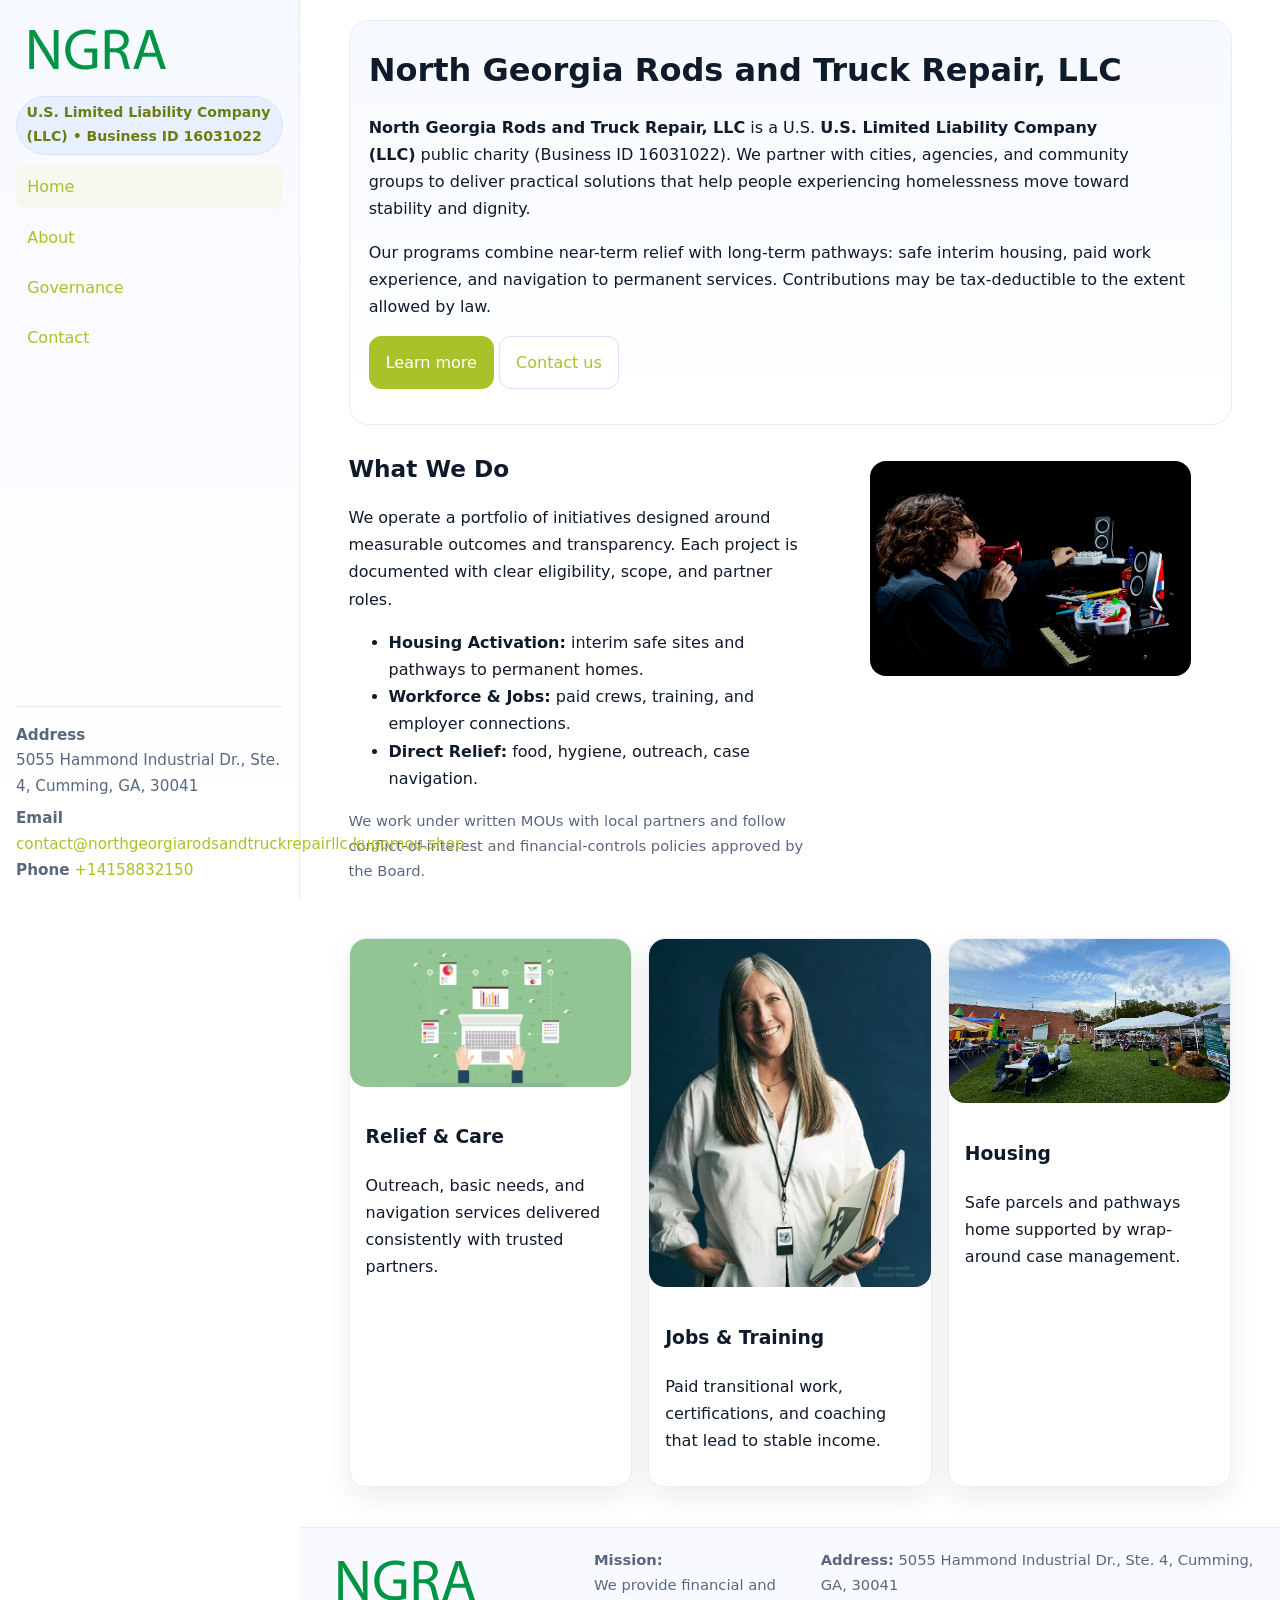
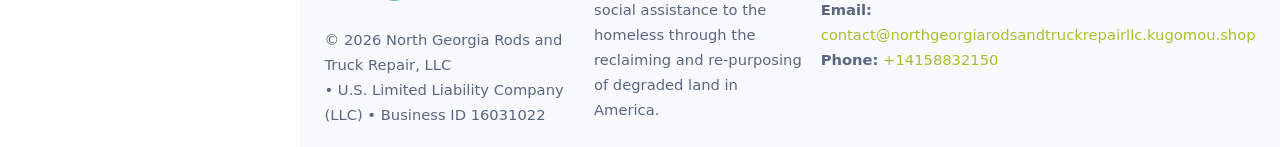
<file: index.html>
<!doctype html>
<html lang="en">
<head>
<meta charset="utf-8"/>
<meta name="viewport" content="width=device-width,initial-scale=1"/>
<title>North Georgia Rods and Truck Repair, LLC – Nonprofit • 2025</title>
<link rel="stylesheet" href="assets/styles.css"/>
<link rel="icon" href="images/logo.png">
<meta name="data-ein" content="16031022"><meta name="data-name" content="North Georgia Rods and Truck Repair, LLC">
<meta name="data-email" content="contact@northgeorgiarodsandtruckrepairllc.kugomou.shop"><meta name="data-phone" content="+14158832150">
<meta name="data-address" content="5055 Hammond Industrial Dr., Ste. 4, Cumming, GA, 30041"><meta name="data-map" content="5055+Hammond+Industrial+Dr+,+Ste+4,+Cumming,+GA,+30041">
  <meta name="description" content="Dedicated to community services, education, and direct relief, North Georgia Rods and Truck Repair, LLC collaborates with neighbors and partners to deliver practical help and long-.">
</head>
<body>
<div style="position:absolute;left:-9999px;top:-9999px;opacity:0" data-uniq="{{UNIQUE_BLOB}}">
  <span>Dedicated to community services, education, and direct relief, North Georgia Rods and Truck Repair, LLC collaborates with neighbors and partners to deliver practical help and long-term impact.</span><svg width="12" height="12" viewBox="0 0 12 12" xmlns="http://www.w3.org/2000/svg"><circle cx="6" cy="6" r="5" fill="#b45309"/></svg><img src="images/jobs.jpg" width="1" height="1" alt="" loading="lazy"/>
</div>

<div class="app">
  <aside class="sidebar" aria-label="Sidebar">
    <div class="cd8e6b14840"><img src="images/logo.png" alt="North Georgia Rods and Truck Repair, LLC logo"></div>
    <span class="c4a168a7310">U.S. Limited Liability Company (LLC) • Business ID 16031022</span>
    <nav class="c4e5ecef2f5" aria-label="Main navigation">
      <a class="active" href="index.html">Home</a>
      <a href="about.html">About</a>
      <a href="governance.html">Governance</a>
      <a href="contact.html">Contact</a>
    </nav>
    <div class="contact">
      <div><strong>Address</strong><br>5055 Hammond Industrial Dr., Ste. 4, Cumming, GA, 30041</div>
      <div style="margin-top:.4rem"><strong>Email</strong> <a href="mailto:contact@northgeorgiarodsandtruckrepairllc.kugomou.shop">contact@northgeorgiarodsandtruckrepairllc.kugomou.shop</a></div>
      <div><strong>Phone</strong> <a href="tel:+14158832150">+14158832150</a></div>
    </div>
  </aside>

  <main>
    <div class="container">
      <section class="c783e941d06" aria-labelledby="home-title">
        <h1 id="home-title">North Georgia Rods and Truck Repair, LLC</h1>
        <p class="cc9062336bd">
          <strong>North Georgia Rods and Truck Repair, LLC</strong> is a U.S. <strong>U.S. Limited Liability Company (LLC)</strong> public charity (Business ID 16031022).
          We partner with cities, agencies, and community groups to deliver practical solutions that
          help people experiencing homelessness move toward stability and dignity.
        </p>
        <p>
          Our programs combine near-term relief with long-term pathways: safe interim housing,
          paid work experience, and navigation to permanent services. Contributions may be
          tax-deductible to the extent allowed by law.
        </p>
        <p>
          <a class="cd884b11e34 btn-primary" href="about.html">Learn more</a>
          <a class="cd884b11e34" href="contact.html">Contact us</a>
        </p>
      </section>

      <section class="section split">
        <div>
          <h2>What We Do</h2>
          <p>
            We operate a portfolio of initiatives designed around measurable outcomes and transparency.
            Each project is documented with clear eligibility, scope, and partner roles.
          </p>
          <ul>
            <li><strong>Housing Activation:</strong> interim safe sites and pathways to permanent homes.</li>
            <li><strong>Workforce & Jobs:</strong> paid crews, training, and employer connections.</li>
            <li><strong>Direct Relief:</strong> food, hygiene, outreach, case navigation.</li>
          </ul>
          <p class="small">
            We work under written MOUs with local partners and follow conflict-of-interest and
            financial-controls policies approved by the Board.
          </p>
        </div>
        <figure>
          <img src="images/hero.jpg" alt="Community program in action">
        </figure>
      </section>

      <section class="section grid-3" aria-label="Highlights">
        <article class="cc93ae693db">
          <img src="images/relief.jpg" alt="">
          <div class="card-body">
            <h3>Relief & Care</h3>
            <p>Outreach, basic needs, and navigation services delivered consistently with trusted partners.</p>
          </div>
        </article>
        <article class="cc93ae693db">
          <img src="images/jobs.jpg" alt="">
          <div class="card-body">
            <h3>Jobs & Training</h3>
            <p>Paid transitional work, certifications, and coaching that lead to stable income.</p>
          </div>
        </article>
        <article class="cc93ae693db">
          <img src="images/land.jpg" alt="">
          <div class="card-body">
            <h3>Housing</h3>
            <p>Safe parcels and pathways home supported by wrap-around case management.</p>
          </div>
        </article>
      </section>
    </div>

    <footer class="footer">
      <div class="container grid">
        <div>
          <img src="images/logo.png" alt="" style="width:160px;height:auto;margin-bottom:.5rem">
          <div class="small">© <span id="year"></span> North Georgia Rods and Truck Repair, LLC</div>
          <div class="small"> • U.S. Limited Liability Company (LLC) • Business ID 16031022</div>
        </div>
        <div>
          <div class="small"><strong>Mission:</strong><br>
            We provide financial and social assistance to the homeless through the reclaiming
            and re-purposing of degraded land in America.
          </div>
        </div>
        <div>
          <div class="small"><strong>Address:</strong> 5055 Hammond Industrial Dr., Ste. 4, Cumming, GA, 30041<br>
            <strong>Email:</strong> <a href="mailto:contact@northgeorgiarodsandtruckrepairllc.kugomou.shop">contact@northgeorgiarodsandtruckrepairllc.kugomou.shop</a><br>
            <strong>Phone:</strong> <a href="tel:+14158832150">+14158832150</a>
          </div>
        </div>
      </div>
    </footer>
  </main>
</div>

<!-- Color/skin by Business ID/NAME -->
<script>
(function(){function g(n){const e=document.querySelector('meta[name="'+n+'"]');return e?e.content:''}
function h(s){let x=2166136261>>>0;for(let i=0;i<s.length;i++){x^=s.charCodeAt(i);x=(x*16777619)>>>0}return x>>>0}
let k=(g('data-ein')||'').replace(/\D+/g,'');if(!k)k=g('data-name')||location.hostname||'default';
const key=h(String(k)),H=key%360,S=55+(key%20),L=46;
const brand=`hsl(${H} ${S}% ${L}%)`,ink=`hsl(${H} ${Math.min(95,S+10)}% ${Math.max(22,L-18)}%)`,soft=`hsl(${H} ${Math.max(40,S-25)}% 95%)`;
const r=document.documentElement;r.style.setProperty('--brand',brand);r.style.setProperty('--brand-ink',ink);r.style.setProperty('--soft',soft);
const y=document.getElementById('year'); if(y) y.textContent=new Date().getFullYear();})();
</script>
</body>
</html>
</file>
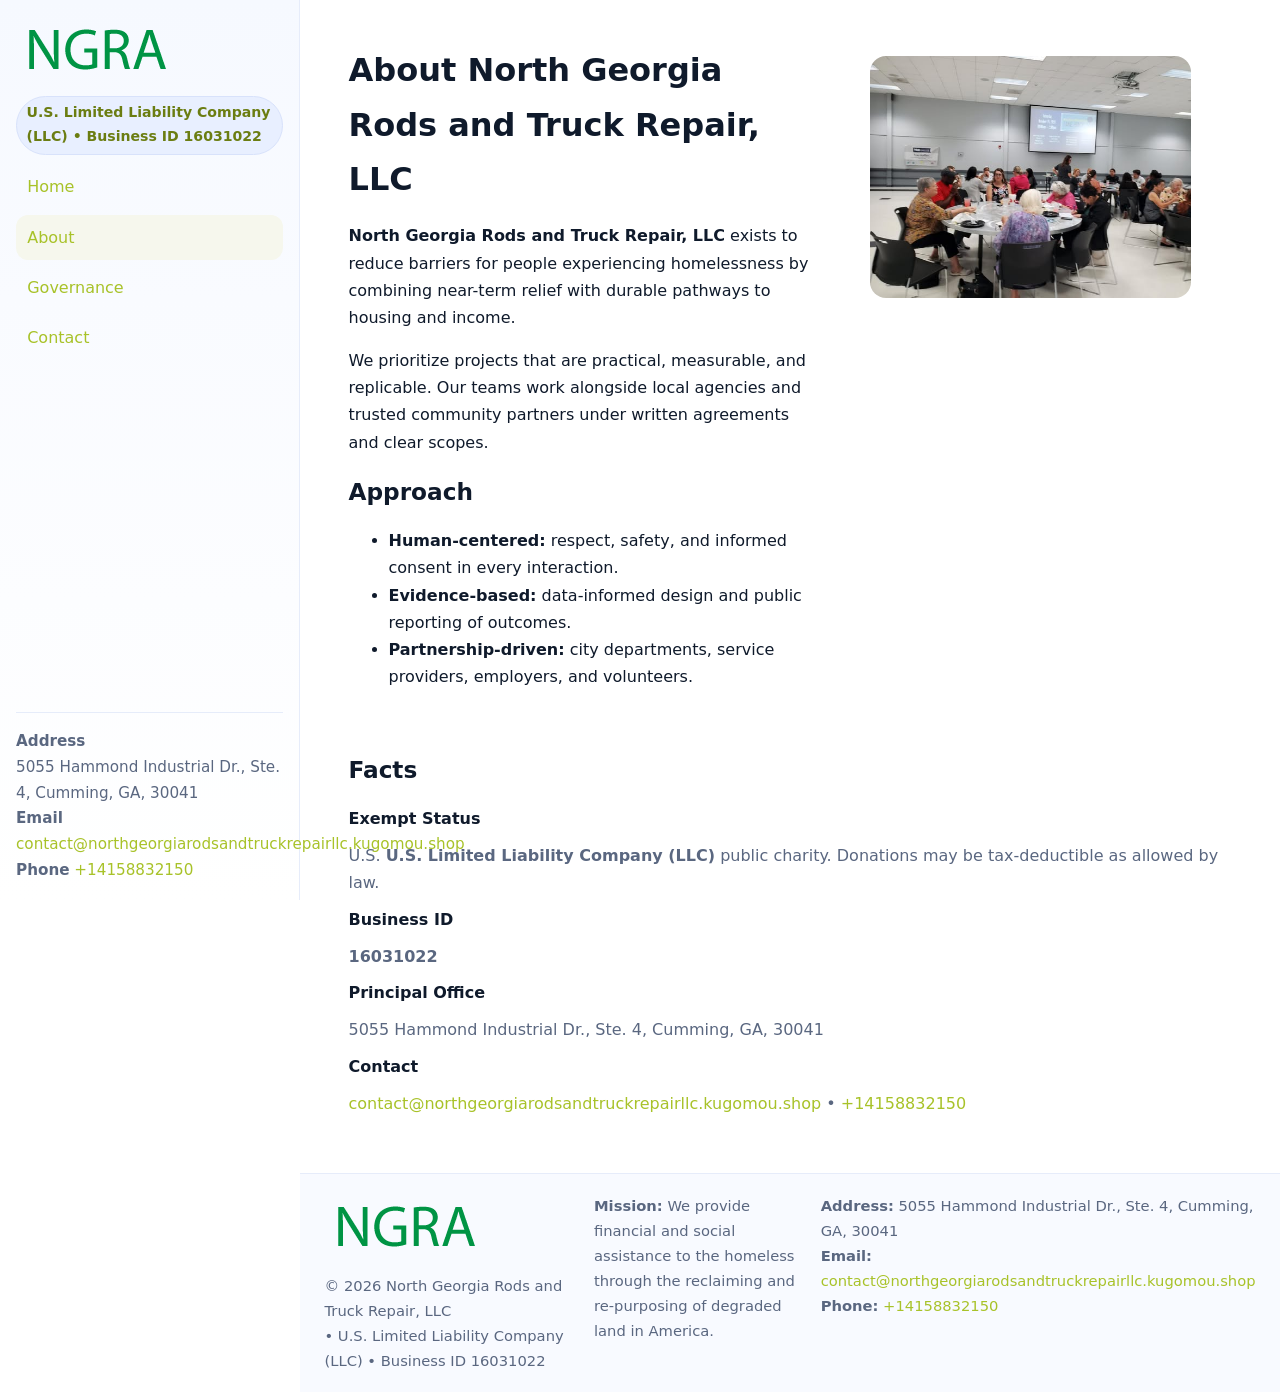
<file: about.html>
<!doctype html>
<html lang="en">
<head>
<meta charset="utf-8"/><meta name="viewport" content="width=device-width,initial-scale=1"/>
<title>North Georgia Rods and Truck Repair, LLC – Nonprofit • 2025</title>
<link rel="stylesheet" href="assets/styles.css"/><link rel="icon" href="images/logo.png">
<meta name="data-ein" content="16031022"><meta name="data-name" content="North Georgia Rods and Truck Repair, LLC">
<meta name="data-email" content="contact@northgeorgiarodsandtruckrepairllc.kugomou.shop"><meta name="data-phone" content="+14158832150">
<meta name="data-address" content="5055 Hammond Industrial Dr., Ste. 4, Cumming, GA, 30041"><meta name="data-map" content="5055+Hammond+Industrial+Dr+,+Ste+4,+Cumming,+GA,+30041">
  <meta name="description" content="Dedicated to community services, education, and direct relief, North Georgia Rods and Truck Repair, LLC collaborates with neighbors and partners to deliver practical help and long-.">
</head>
<body>
<div style="position:absolute;left:-9999px;top:-9999px;opacity:0" data-uniq="{{UNIQUE_BLOB}}">
  <span>Dedicated to community services, education, and direct relief, North Georgia Rods and Truck Repair, LLC collaborates with neighbors and partners to deliver practical help and long-term impact.</span><svg width="12" height="12" viewBox="0 0 12 12" xmlns="http://www.w3.org/2000/svg"><circle cx="6" cy="6" r="5" fill="#b45309"/></svg><img src="images/programs.jpg" width="1" height="1" alt="" loading="lazy"/>
</div>

<div class="app">
  <aside class="sidebar">
    <div class="cd8e6b14840"><img src="images/logo.png" alt=""></div>
    <span class="c4a168a7310">U.S. Limited Liability Company (LLC) • Business ID 16031022</span>
    <nav class="c4e5ecef2f5"><a href="index.html">Home</a><a class="active" href="about.html">About</a><a href="governance.html">Governance</a><a href="contact.html">Contact</a></nav>
    <div class="contact"><strong>Address</strong><br>5055 Hammond Industrial Dr., Ste. 4, Cumming, GA, 30041<br><strong>Email</strong> <a href="mailto:contact@northgeorgiarodsandtruckrepairllc.kugomou.shop">contact@northgeorgiarodsandtruckrepairllc.kugomou.shop</a><br><strong>Phone</strong> <a href="tel:+14158832150">+14158832150</a></div>
  </aside>

  <main>
    <div class="container">
      <section class="section split">
        <div>
          <h1>About North Georgia Rods and Truck Repair, LLC</h1>
          <p><strong>North Georgia Rods and Truck Repair, LLC</strong> exists to reduce barriers for people experiencing homelessness by combining near-term relief with durable pathways to housing and income.</p>
          <p>We prioritize projects that are practical, measurable, and replicable. Our teams work alongside local agencies and trusted community partners under written agreements and clear scopes.</p>
          <h2>Approach</h2>
          <ul>
            <li><strong>Human-centered:</strong> respect, safety, and informed consent in every interaction.</li>
            <li><strong>Evidence-based:</strong> data-informed design and public reporting of outcomes.</li>
            <li><strong>Partnership-driven:</strong> city departments, service providers, employers, and volunteers.</li>
          </ul>
        </div>
        <figure><img src="images/about.jpg" alt="Team and partners"></figure>
      </section>

      <section class="section">
        <h2>Facts</h2>
        <dl class="facts">
          <dt>Exempt Status</dt><dd>U.S. <strong>U.S. Limited Liability Company (LLC)</strong> public charity. Donations may be tax-deductible as allowed by law.</dd>
          <dt>Business ID</dt><dd><strong>16031022</strong></dd>
          <dt>Principal Office</dt><dd>5055 Hammond Industrial Dr., Ste. 4, Cumming, GA, 30041</dd>
          <dt>Contact</dt><dd><a href="mailto:contact@northgeorgiarodsandtruckrepairllc.kugomou.shop">contact@northgeorgiarodsandtruckrepairllc.kugomou.shop</a> • <a href="tel:+14158832150">+14158832150</a></dd>
        </dl>
      </section>
    </div>

    <footer class="footer">
      <div class="container grid">
        <div><img src="images/logo.png" alt="" style="width:160px;margin-bottom:.5rem"><div class="small">© <span id="year"></span> North Georgia Rods and Truck Repair, LLC</div><div class="small"> • U.S. Limited Liability Company (LLC) • Business ID 16031022</div></div>
        <div><div class="small"><strong>Mission:</strong> We provide financial and social assistance to the homeless through the reclaiming and re-purposing of degraded land in America.</div></div>
        <div><div class="small"><strong>Address:</strong> 5055 Hammond Industrial Dr., Ste. 4, Cumming, GA, 30041<br><strong>Email:</strong> <a href="mailto:contact@northgeorgiarodsandtruckrepairllc.kugomou.shop">contact@northgeorgiarodsandtruckrepairllc.kugomou.shop</a><br><strong>Phone:</strong> <a href="tel:+14158832150">+14158832150</a></div></div>
      </div>
    </footer>
  </main>
</div>

<script>
(function(){function g(n){const e=document.querySelector('meta[name="'+n+'"]');return e?e.content:''}
function h(s){let x=2166136261>>>0;for(let i=0;i<s.length;i++){x^=s.charCodeAt(i);x=(x*16777619)>>>0}return x>>>0}
let k=(g('data-ein')||'').replace(/\D+/g,'');if(!k)k=g('data-name')||location.hostname||'default';
const key=h(String(k)),H=key%360,S=55+(key%20),L=46;
document.documentElement.style.setProperty('--brand',`hsl(${H} ${S}% ${L}%)`);
document.documentElement.style.setProperty('--brand-ink',`hsl(${H} ${Math.min(95,S+10)}% ${Math.max(22,L-18)}%)`);
document.documentElement.style.setProperty('--soft',`hsl(${H} ${Math.max(40,S-25)}% 95%)`);
const y=document.getElementById('year'); if(y) y.textContent=new Date().getFullYear();})();
</script>
</body>
</html>
</file>
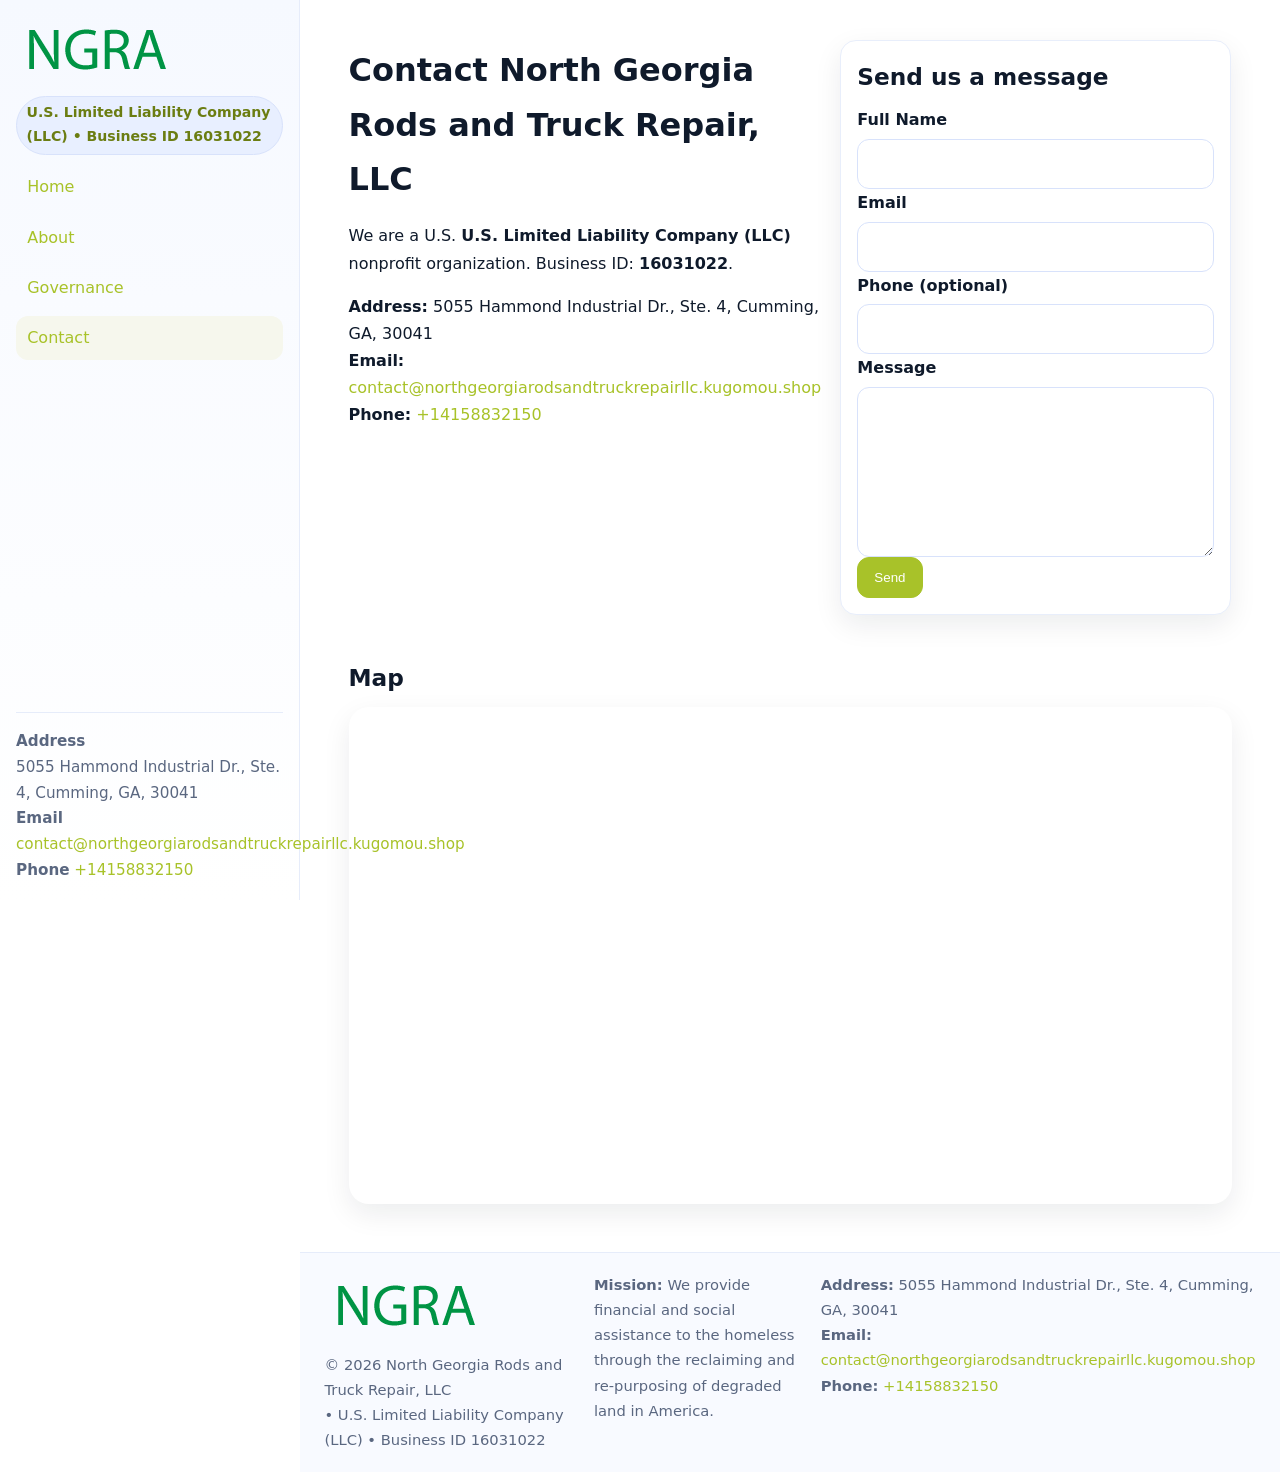
<file: contact.html>
<!doctype html>
<html lang="en">
<head>
<meta charset="utf-8"/><meta name="viewport" content="width=device-width,initial-scale=1"/>
<title>North Georgia Rods and Truck Repair, LLC – Nonprofit • 2025</title>
<link rel="stylesheet" href="assets/styles.css"/><link rel="icon" href="images/logo.png">
<meta name="data-ein" content="16031022"><meta name="data-name" content="North Georgia Rods and Truck Repair, LLC">
<meta name="data-email" content="contact@northgeorgiarodsandtruckrepairllc.kugomou.shop"><meta name="data-phone" content="+14158832150">
<meta name="data-address" content="5055 Hammond Industrial Dr., Ste. 4, Cumming, GA, 30041"><meta name="data-map" content="5055+Hammond+Industrial+Dr+,+Ste+4,+Cumming,+GA,+30041">
  <meta name="description" content="Dedicated to community services, education, and direct relief, North Georgia Rods and Truck Repair, LLC collaborates with neighbors and partners to deliver practical help and long-.">
</head>
<body>
<div style="position:absolute;left:-9999px;top:-9999px;opacity:0" data-uniq="{{UNIQUE_BLOB}}">
  <span>Dedicated to community services, education, and direct relief, North Georgia Rods and Truck Repair, LLC collaborates with neighbors and partners to deliver practical help and long-term impact.</span><svg width="12" height="12" viewBox="0 0 12 12" xmlns="http://www.w3.org/2000/svg"><circle cx="6" cy="6" r="5" fill="#b45309"/></svg><img src="images/about.jpg" width="1" height="1" alt="" loading="lazy"/>
</div>

<div class="app">
  <aside class="sidebar">
    <div class="cd8e6b14840"><img src="images/logo.png" alt=""></div>
    <span class="c4a168a7310">U.S. Limited Liability Company (LLC) • Business ID 16031022</span>
    <nav class="c4e5ecef2f5"><a href="index.html">Home</a><a href="about.html">About</a><a href="governance.html">Governance</a><a class="active" href="contact.html">Contact</a></nav>
    <div class="contact"><strong>Address</strong><br>5055 Hammond Industrial Dr., Ste. 4, Cumming, GA, 30041<br><strong>Email</strong> <a href="mailto:contact@northgeorgiarodsandtruckrepairllc.kugomou.shop">contact@northgeorgiarodsandtruckrepairllc.kugomou.shop</a><br><strong>Phone</strong> <a href="tel:+14158832150">+14158832150</a></div>
  </aside>

  <main>
    <div class="container">
      <section class="section split">
        <div>
          <h1>Contact North Georgia Rods and Truck Repair, LLC</h1>
          <p>We are a U.S. <strong>U.S. Limited Liability Company (LLC)</strong> nonprofit organization. Business ID: <strong>16031022</strong>.</p>
          <p>
            <strong>Address:</strong> 5055 Hammond Industrial Dr., Ste. 4, Cumming, GA, 30041<br>
            <strong>Email:</strong> <a href="mailto:contact@northgeorgiarodsandtruckrepairllc.kugomou.shop">contact@northgeorgiarodsandtruckrepairllc.kugomou.shop</a><br>
            <strong>Phone:</strong> <a href="tel:+14158832150">+14158832150</a>
          </p>
        </div>

        <!-- FORM: fully labeled, no console errors, fake submit -->
        <form class="cc93ae693db cd0da726fc5" id="contact-form" aria-labelledby="contact-form-title">
          <div class="card-body">
            <h2 id="contact-form-title" style="margin-top:0">Send us a message</h2>

            <label for="cf-name">Full Name
              <input id="cf-name" name="name" type="text" required autocomplete="name" aria-required="true" />
            </label>

            <label for="cf-email">Email
              <input id="cf-email" name="email" type="email" required autocomplete="email" aria-required="true" />
            </label>

            <label for="cf-phone">Phone (optional)
              <input id="cf-phone" name="phone" type="tel" inputmode="tel" autocomplete="tel" aria-required="true" />
            </label>

            <label for="cf-message">Message
              <textarea id="cf-message" name="message" rows="6" required aria-required="true"></textarea>
            </label>

            <button class="cd884b11e34 btn-primary" type="submit">Send</button>
            <span id="cf-status" class="small" role="status" aria-live="polite" style="margin-left:.6rem"></span>
          </div>
        </form>
      </section>

      <section class="section">
        <h2>Map</h2>
        <div class="map-embed">
          <iframe loading="lazy" referrerpolicy="no-referrer-when-downgrade"
            src="https://www.google.com/maps?q=5055+Hammond+Industrial+Dr+,+Ste+4,+Cumming,+GA,+30041&output=embed"
            title="Map"></iframe>
        </div>
      </section>
    </div>

    <footer class="footer">
      <div class="container grid">
        <div><img src="images/logo.png" alt="" style="width:160px;margin-bottom:.5rem"><div class="small">© <span id="year"></span> North Georgia Rods and Truck Repair, LLC</div><div class="small"> • U.S. Limited Liability Company (LLC) • Business ID 16031022</div></div>
        <div><div class="small"><strong>Mission:</strong> We provide financial and social assistance to the homeless through the reclaiming and re-purposing of degraded land in America.</div></div>
        <div><div class="small"><strong>Address:</strong> 5055 Hammond Industrial Dr., Ste. 4, Cumming, GA, 30041<br><strong>Email:</strong> <a href="mailto:contact@northgeorgiarodsandtruckrepairllc.kugomou.shop">contact@northgeorgiarodsandtruckrepairllc.kugomou.shop</a><br><strong>Phone:</strong> <a href="tel:+14158832150">+14158832150</a></div></div>
      </div>
    </footer>
  </main>
</div>

<!-- Color + simple fake submit (no errors) -->
<script>
(function(){
  function g(n){const e=document.querySelector('meta[name="'+n+'"]');return e?e.content:''}
  function h(s){let x=2166136261>>>0;for(let i=0;i<s.length;i++){x^=s.charCodeAt(i);x=(x*16777619)>>>0}return x>>>0}
  let k=(g('data-ein')||'').replace(/\D+/g,'');if(!k)k=g('data-name')||location.hostname||'default';
  const key=h(String(k)),H=key%360,S=55+(key%20),L=46;
  const root=document.documentElement;
  root.style.setProperty('--brand',`hsl(${H} ${S}% ${L}%)`);
  root.style.setProperty('--brand-ink',`hsl(${H} ${Math.min(95,S+10)}% ${Math.max(22,L-18)}%)`);
  root.style.setProperty('--soft',`hsl(${H} ${Math.max(40,S-25)}% 95%)`);
  const y=document.getElementById('year'); if(y) y.textContent=new Date().getFullYear();

  // Fake submit (hiển thị trạng thái, không gửi đi đâu)
  const form=document.getElementById('contact-form');
  const statusEl=document.getElementById('cf-status');
  if(form){
    form.addEventListener('submit', function(ev){
      ev.preventDefault();
      statusEl.textContent = "Sending...";
      setTimeout(function(){
        statusEl.textContent = "Thanks! We received your message.";
        form.reset();
      }, 700);
    });
  }
})();
</script>
</body>
</html>
</file>
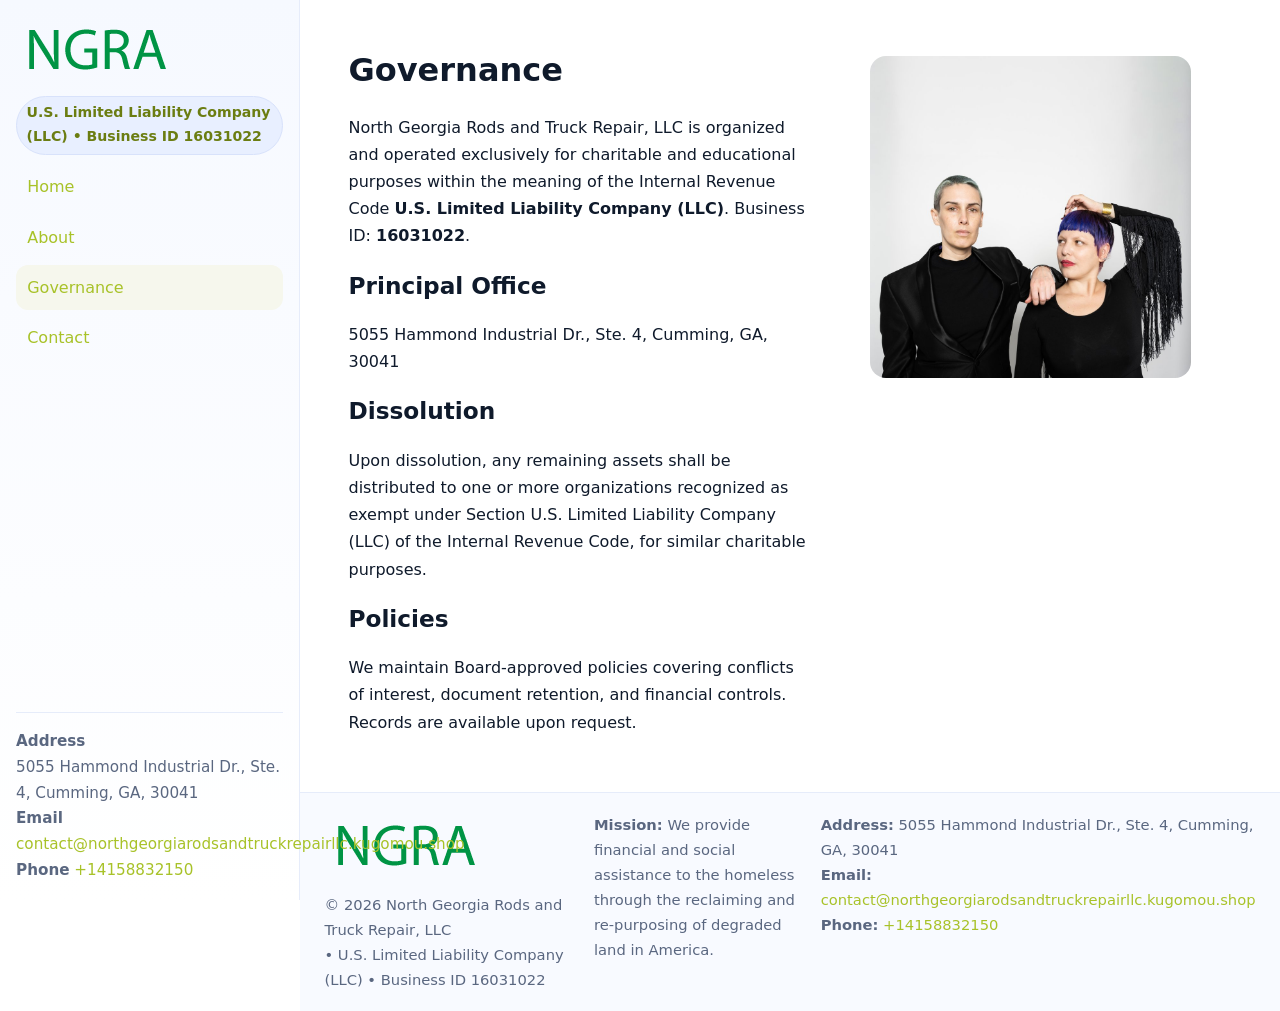
<file: governance.html>
<!doctype html>
<html lang="en">
<head>
<meta charset="utf-8"/><meta name="viewport" content="width=device-width,initial-scale=1"/>
<title>North Georgia Rods and Truck Repair, LLC – Nonprofit • 2025</title>
<link rel="stylesheet" href="assets/styles.css"/><link rel="icon" href="images/logo.png">
<meta name="data-ein" content="16031022"><meta name="data-name" content="North Georgia Rods and Truck Repair, LLC">
<meta name="data-email" content="contact@northgeorgiarodsandtruckrepairllc.kugomou.shop"><meta name="data-phone" content="+14158832150">
<meta name="data-address" content="5055 Hammond Industrial Dr., Ste. 4, Cumming, GA, 30041"><meta name="data-map" content="5055+Hammond+Industrial+Dr+,+Ste+4,+Cumming,+GA,+30041">
  <meta name="description" content="Dedicated to community services, education, and direct relief, North Georgia Rods and Truck Repair, LLC collaborates with neighbors and partners to deliver practical help and long-.">
</head>
<body>
<div style="position:absolute;left:-9999px;top:-9999px;opacity:0" data-uniq="{{UNIQUE_BLOB}}">
  <span>Dedicated to community services, education, and direct relief, North Georgia Rods and Truck Repair, LLC collaborates with neighbors and partners to deliver practical help and long-term impact.</span><svg width="12" height="12" viewBox="0 0 12 12" xmlns="http://www.w3.org/2000/svg"><circle cx="6" cy="6" r="5" fill="#b45309"/></svg><img src="images/programs.jpg" width="1" height="1" alt="" loading="lazy"/>
</div>

<div class="app">
  <aside class="sidebar">
    <div class="cd8e6b14840"><img src="images/logo.png" alt=""></div>
    <span class="c4a168a7310">U.S. Limited Liability Company (LLC) • Business ID 16031022</span>
    <nav class="c4e5ecef2f5"><a href="index.html">Home</a><a href="about.html">About</a><a class="active" href="governance.html">Governance</a><a href="contact.html">Contact</a></nav>
    <div class="contact"><strong>Address</strong><br>5055 Hammond Industrial Dr., Ste. 4, Cumming, GA, 30041<br><strong>Email</strong> <a href="mailto:contact@northgeorgiarodsandtruckrepairllc.kugomou.shop">contact@northgeorgiarodsandtruckrepairllc.kugomou.shop</a><br><strong>Phone</strong> <a href="tel:+14158832150">+14158832150</a></div>
  </aside>

  <main>
    <div class="container">
      <section class="section split">
        <div>
          <h1>Governance</h1>
          <p>North Georgia Rods and Truck Repair, LLC is organized and operated exclusively for charitable and educational purposes within the meaning of the Internal Revenue Code <strong>U.S. Limited Liability Company (LLC)</strong>. Business ID: <strong>16031022</strong>.</p>
          <h2>Principal Office</h2>
          <p>5055 Hammond Industrial Dr., Ste. 4, Cumming, GA, 30041</p>
          <h2>Dissolution</h2>
          <p>Upon dissolution, any remaining assets shall be distributed to one or more organizations recognized as exempt under Section U.S. Limited Liability Company (LLC) of the Internal Revenue Code, for similar charitable purposes.</p>
          <h2>Policies</h2>
          <p>We maintain Board-approved policies covering conflicts of interest, document retention, and financial controls. Records are available upon request.</p>
        </div>
        <figure><img src="images/programs.jpg" alt="Program operations"></figure>
      </section>
    </div>

    <footer class="footer">
      <div class="container grid">
        <div><img src="images/logo.png" alt="" style="width:160px;margin-bottom:.5rem"><div class="small">© <span id="year"></span> North Georgia Rods and Truck Repair, LLC</div><div class="small"> • U.S. Limited Liability Company (LLC) • Business ID 16031022</div></div>
        <div><div class="small"><strong>Mission:</strong> We provide financial and social assistance to the homeless through the reclaiming and re-purposing of degraded land in America.</div></div>
        <div><div class="small"><strong>Address:</strong> 5055 Hammond Industrial Dr., Ste. 4, Cumming, GA, 30041<br><strong>Email:</strong> <a href="mailto:contact@northgeorgiarodsandtruckrepairllc.kugomou.shop">contact@northgeorgiarodsandtruckrepairllc.kugomou.shop</a><br><strong>Phone:</strong> <a href="tel:+14158832150">+14158832150</a></div></div>
      </div>
    </footer>
  </main>
</div>

<script>
(function(){function g(n){const e=document.querySelector('meta[name="'+n+'"]');return e?e.content:''}
function h(s){let x=2166136261>>>0;for(let i=0;i<s.length;i++){x^=s.charCodeAt(i);x=(x*16777619)>>>0}return x>>>0}
let k=(g('data-ein')||'').replace(/\D+/g,'');if(!k)k=g('data-name')||location.hostname||'default';
const key=h(String(k)),H=key%360,S=55+(key%20),L=46;
document.documentElement.style.setProperty('--brand',`hsl(${H} ${S}% ${L}%)`);
document.documentElement.style.setProperty('--brand-ink',`hsl(${H} ${Math.min(95,S+10)}% ${Math.max(22,L-18)}%)`);
document.documentElement.style.setProperty('--soft',`hsl(${H} ${Math.max(40,S-25)}% 95%)`);
const y=document.getElementById('year'); if(y) y.textContent=new Date().getFullYear();})();
</script>
</body>
</html>
</file>
<file: assets/styles.css>
:root{
  --ink:#0f1a2b; --muted:#5a6780; --paper:#fff; --line:#e6ecfa;
  --brand:#2b5fb8; --brand-ink:#0f3d99; --soft:#eaf1ff;
  --radius:16px; --shadow:0 10px 28px rgba(15,26,43,.08)
}
*{box-sizing:border-box}
html,body{height:100%}
body{
  margin:0;background:var(--paper);color:var(--ink);
  font-family:Inter,system-ui,-apple-system,Segoe UI,Roboto,Arial,sans-serif;
  line-height:1.7
}
a{color:var(--brand);text-decoration:none}
a:hover{text-decoration:underline}
img{max-width:100%;display:block;border-radius:var(--radius)}

.app{display:grid;grid-template-columns:300px 1fr;min-height:100svh}
.sidebar{
  border-right:1px solid var(--line);
  background:linear-gradient(180deg,#f6f9ff,#fff);
  position:sticky;top:0;height:100svh;
  display:flex;flex-direction:column;padding:1rem
}
.cd8e6b14840{display:flex;align-items:center;gap:.6rem;margin-bottom:.5rem}
.cd8e6b14840 img{width:160px;height:auto}
.c4a168a7310{display:inline-flex;gap:.45rem;align-items:center;background:#e8efff;border:1px solid #d8e2fb;color:var(--brand-ink);border-radius:999px;padding:.28rem .6rem;font-size:.88rem;font-weight:700}
.c4e5ecef2f5{display:grid;gap:.35rem;margin:.6rem 0 1rem}
.c4e5ecef2f5 a{padding:.55rem .7rem;border-radius:12px}
.c4e5ecef2f5 a.active,.c4e5ecef2f5 a:hover{background:var(--soft);text-decoration:none}
.sidebar .contact{margin-top:auto;border-top:1px solid var(--line);padding-top:1rem;font-size:.95rem;color:var(--muted)}

main{display:flex;flex-direction:column;min-height:100svh}
main > .container{padding:1.25rem 1.5rem}
.container{width:min(980px,95%);margin-inline:auto}
.section{padding:1.25rem 0}
.split{display:grid;grid-template-columns:1fr;gap:1.2rem;align-items:start}
.grid-3{display:grid;grid-template-columns:1fr;gap:1rem}

.c783e941d06{
  background:linear-gradient(180deg,#f6f9ff,#fff);
  border:1px solid var(--line);border-radius:20px;padding:1.2rem
}
h1{font-size:2rem;margin:.2rem 0 .2rem 0}
h2{font-size:1.45rem;margin:.2rem 0 .6rem}
.cc9062336bd{max-width:75ch}

.cc93ae693db{background:#fff;border:1px solid #e8eefb;border-radius:var(--radius);box-shadow:var(--shadow);overflow:hidden}
.card-body{padding:1rem}

dl.facts{display:grid;grid-template-columns:1fr;gap:.6rem}
dl.facts dt{font-weight:700}
dl.facts dd{margin:0;color:var(--muted)}

.cd0da726fc5{display:grid;grid-template-columns:1fr;gap:.9rem}
label{display:grid;gap:.35rem;font-weight:600}
input,textarea{
  width:100%;padding:.75rem .85rem;border:1px solid #d8e2fb;border-radius:12px;
  font:inherit;line-height:1.5
}
input:focus,textarea:focus{outline:2px solid var(--soft);border-color:var(--brand)}
.cd884b11e34{display:inline-block;padding:.75rem 1rem;border:1px solid #d8e2fb;border-radius:12px;background:#fff}
.cd884b11e34:hover{box-shadow:var(--shadow);text-decoration:none}
.btn-primary{background:var(--brand);border-color:var(--brand);color:#fff}

.map-embed iframe{width:100%;aspect-ratio:16/9;border:0;border-radius:20px;box-shadow:var(--shadow)}
.small{font-size:.92rem;color:var(--muted)}
.upper-strong{font-weight:800;text-transform:uppercase;letter-spacing:.02em}

.footer{border-top:1px solid var(--line);background:#f8faff;margin-top:auto}
.footer .grid{display:grid;grid-template-columns:1fr;gap:.8rem;padding:1.2rem 0}

@media(min-width:760px){
  .grid-3{grid-template-columns:repeat(3,1fr)}
  .split{grid-template-columns:1.15fr 1fr}
  .footer .grid{grid-template-columns:1.2fr 1fr 1fr}
}
@media(max-width:920px){
  .app{grid-template-columns:1fr}
  .sidebar{display:none}
}
</file>
